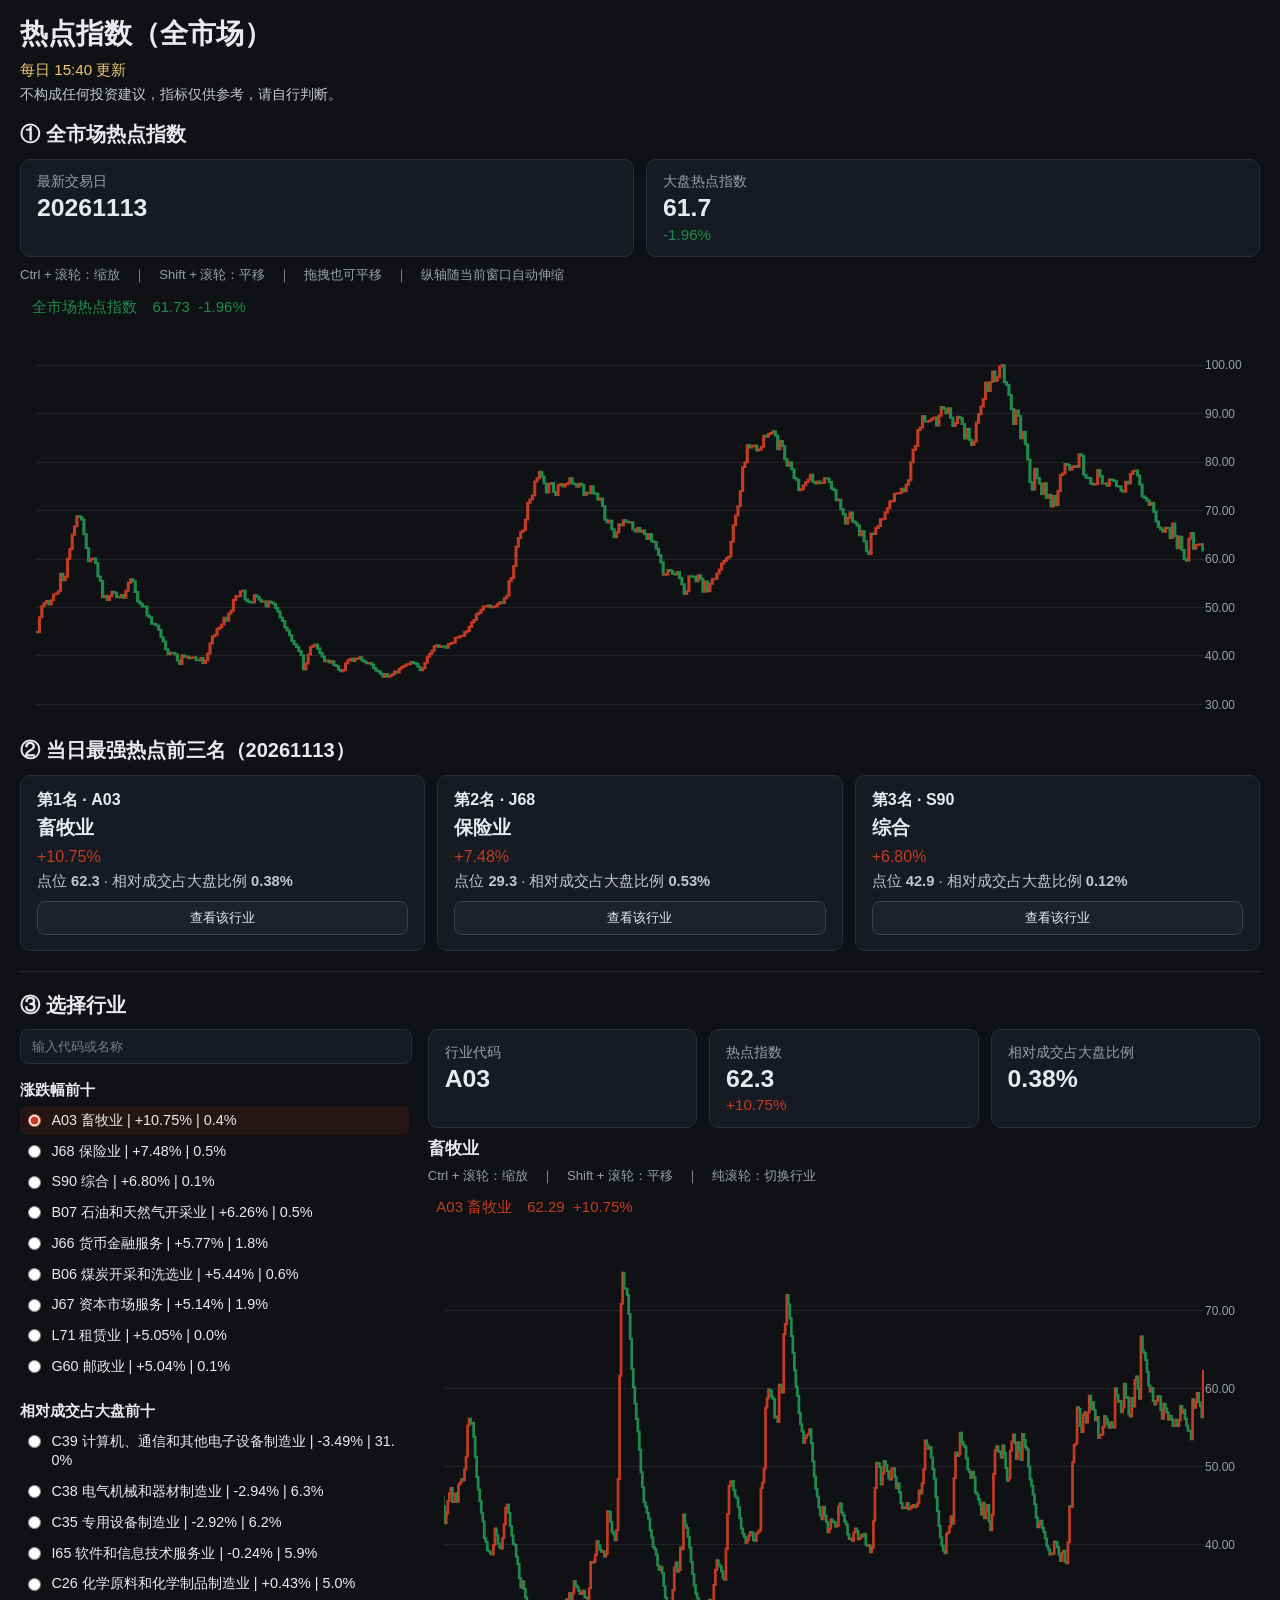
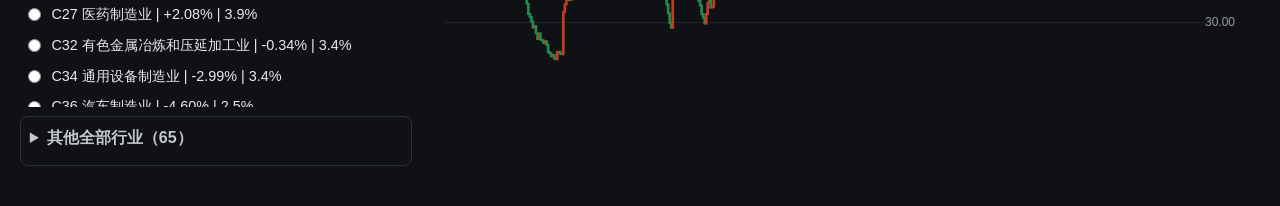
<file: index.html>
<!DOCTYPE html>
<html lang="zh-CN">
<head>
  <meta charset="utf-8" />
  <meta name="viewport" content="width=device-width, initial-scale=1" />
  <title>热点指数 · 全市场</title>
  <meta name="description" content="全市场与二级行业热点指数，每日更新，仅供参考。" />
  <link rel="stylesheet" href="./assets/style.css" />
  <script src="https://cdn.plot.ly/plotly-2.35.2.min.js"></script>
</head>
<body>
  <main class="wrap">
    <header class="head">
      <div class="title">热点指数（全市场）</div>
      <div class="upd">每日 15:40 更新</div>
      <div class="disc">不构成任何投资建议，指标仅供参考，请自行判断。</div>
    </header>

    <section>
      <h2>① 全市场热点指数</h2>
      <div class="metrics two" id="mktMetrics"></div>
      <div class="hint">Ctrl + 滚轮：缩放　｜　Shift + 滚轮：平移　｜　拖拽也可平移　｜　纵轴随当前窗口自动伸缩</div>
      <div id="mktChart" class="chart mkt"></div>
    </section>

    <section>
      <h2 id="topTitle">② 当日最强热点前三名</h2>
      <div class="top3" id="top3"></div>
    </section>

    <hr />

    <section id="industry">
      <h2>③ 选择行业</h2>
      <div class="layout">
        <aside class="side">
          <input class="search" id="q" type="search" placeholder="输入代码或名称" />
          <div id="lists"></div>
        </aside>
        <div class="main-pane">
          <div class="metrics three" id="indMetrics"></div>
          <div class="ind-name" id="indName"></div>
          <div class="hint">Ctrl + 滚轮：缩放　｜　Shift + 滚轮：平移　｜　纯滚轮：切换行业</div>
          <div id="indChart" class="chart ind"></div>
        </div>
      </div>
    </section>
  </main>
  <script src="./assets/app.js"></script>
</body>
</html>
</file>
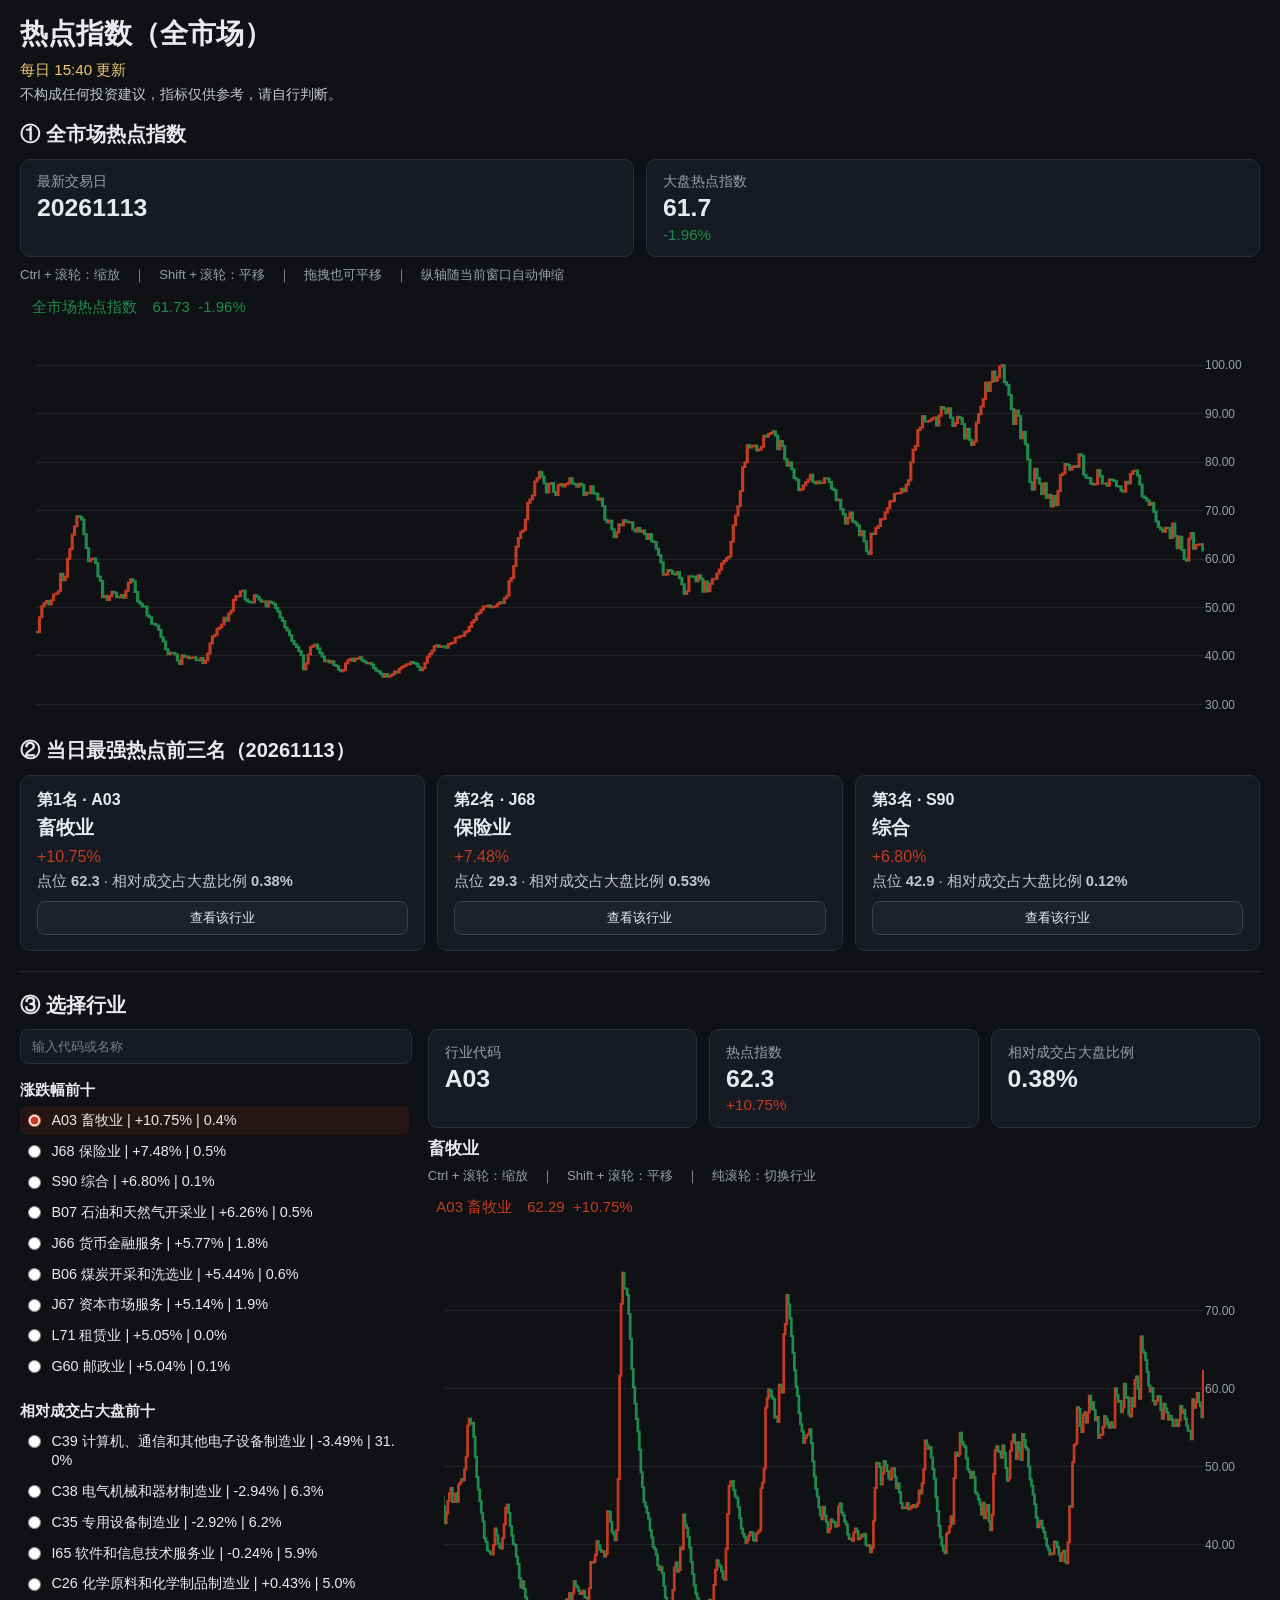
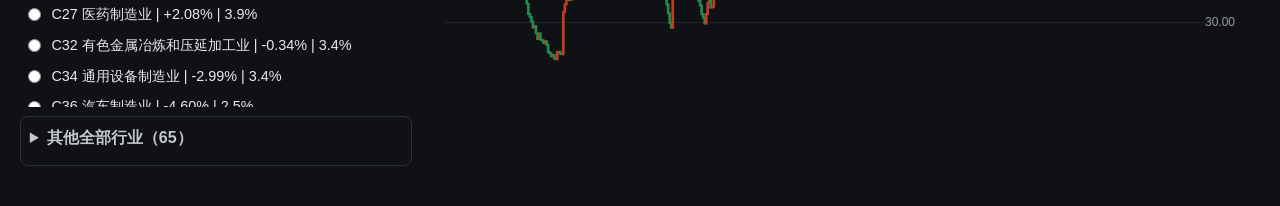
<file: app.html>
<!DOCTYPE html>
<html lang="zh-CN">
<head>
  <meta charset="utf-8" />
  <meta http-equiv="refresh" content="0; url=./index.html" />
  <title>热点指数</title>
  <script>location.replace("./index.html");</script>
</head>
<body></body>
</html>
</file>
<file: assets/style.css>
* { box-sizing: border-box; }
html, body {
  margin: 0;
  padding: 0;
  background: #0f1115;
  color: #e8eaed;
  font-family: "Microsoft YaHei", "PingFang SC", sans-serif;
}
.wrap {
  max-width: 1440px;
  margin: 0 auto;
  padding: 1rem 1.25rem 2.5rem;
}
.head { margin: 0 0 0.75rem; }
.title {
  font-size: 1.75rem;
  font-weight: 700;
  line-height: 1.3;
  color: #e8eaed;
}
.upd {
  margin-top: 0.45rem;
  font-size: 0.95rem;
  color: #f0c674;
}
.disc {
  margin-top: 0.25rem;
  font-size: 0.9rem;
  color: #c4c7cc;
}
h2 {
  margin: 1.1rem 0 0.65rem;
  font-size: 1.25rem;
  font-weight: 700;
  color: #e8eaed;
}
hr {
  border: 0;
  border-top: 1px solid rgba(255, 255, 255, 0.1);
  margin: 1.25rem 0;
}
.metrics {
  display: grid;
  gap: 0.75rem;
  margin-bottom: 0.55rem;
}
.metrics.two { grid-template-columns: repeat(2, minmax(0, 1fr)); }
.metrics.three { grid-template-columns: repeat(3, minmax(0, 1fr)); }
.metric {
  background: #161a22;
  border: 1px solid #2a2f3a;
  border-radius: 10px;
  padding: 0.85rem 1rem;
}
.metric .label {
  color: #9aa0a6;
  font-size: 0.85rem;
}
.metric .value {
  margin-top: 0.2rem;
  font-size: 1.55rem;
  font-weight: 700;
}
.metric .delta {
  margin-top: 0.2rem;
  font-size: 0.95rem;
}
.up { color: #c23b22; }
.down { color: #1f8a4c; }
.hint {
  color: #9aa0a6;
  font-size: 0.82rem;
  margin: 0 0 0.35rem;
}
.chart {
  width: 100%;
  background: #0f1115;
}
.chart.mkt { height: 430px; }
.chart.ind { height: 520px; }
.top3 {
  display: grid;
  grid-template-columns: repeat(3, minmax(0, 1fr));
  gap: 0.75rem;
}
.card {
  background: #161a22;
  border: 1px solid #2a2f3a;
  border-radius: 10px;
  padding: 0.9rem 1rem;
}
.card .rank {
  font-weight: 700;
  margin-bottom: 0.25rem;
}
.card h3 {
  margin: 0.15rem 0 0.45rem;
  font-size: 1.2rem;
}
.card .meta {
  margin-top: 0.35rem;
  color: #c4c7cc;
  font-size: 0.92rem;
}
.card button {
  margin-top: 0.65rem;
  width: 100%;
  border: 1px solid #3c4048;
  background: #1c212b;
  color: #e8eaed;
  border-radius: 8px;
  padding: 0.45rem 0.6rem;
  cursor: pointer;
}
.card button:hover { background: #252b38; }
.layout {
  display: grid;
  grid-template-columns: 0.32fr 0.68fr;
  gap: 1rem;
  align-items: start;
}
.side { min-width: 0; }
.main-pane { min-width: 0; }
.search {
  width: 100%;
  background: #161a22;
  border: 1px solid #2a2f3a;
  color: #e8eaed;
  border-radius: 8px;
  padding: 0.55rem 0.7rem;
  margin-bottom: 0.65rem;
}
.search::placeholder { color: #7a8088; }
.list-title {
  font-weight: 700;
  margin: 0.35rem 0 0.35rem;
  font-size: 0.95rem;
}
.radio-list {
  display: flex;
  flex-direction: column;
  gap: 0.15rem;
  max-height: 280px;
  overflow: auto;
  padding-right: 0.15rem;
}
.radio-item {
  display: flex;
  align-items: flex-start;
  gap: 0.45rem;
  padding: 0.28rem 0.2rem;
  cursor: pointer;
  border-radius: 6px;
  font-size: 0.9rem;
  line-height: 1.35;
  color: #e8eaed;
}
.radio-item:hover { background: rgba(255, 255, 255, 0.04); }
.radio-item.active { background: rgba(194, 59, 34, 0.12); }
.radio-item input {
  margin-top: 0.2rem;
  accent-color: #c23b22;
}
.radio-item .lbl { flex: 1; word-break: break-all; }
.rest {
  margin-top: 0.55rem;
  border: 1px solid #2a2f3a;
  border-radius: 8px;
  padding: 0.2rem 0.55rem 0.55rem;
}
.rest summary {
  cursor: pointer;
  color: #c4c7cc;
  padding: 0.45rem 0;
  font-weight: 600;
}
.rest[open] summary { color: #e8eaed; }
.ind-name {
  font-weight: 700;
  margin: 0.15rem 0 0.45rem;
  font-size: 1.05rem;
}
.empty { color: #9aa0a6; padding: 0.5rem 0; font-size: 0.9rem; }

@media (max-width: 960px) {
  .metrics.two, .metrics.three, .top3, .layout {
    grid-template-columns: 1fr;
  }
  .chart.mkt, .chart.ind { height: 360px; }
}
</file>
